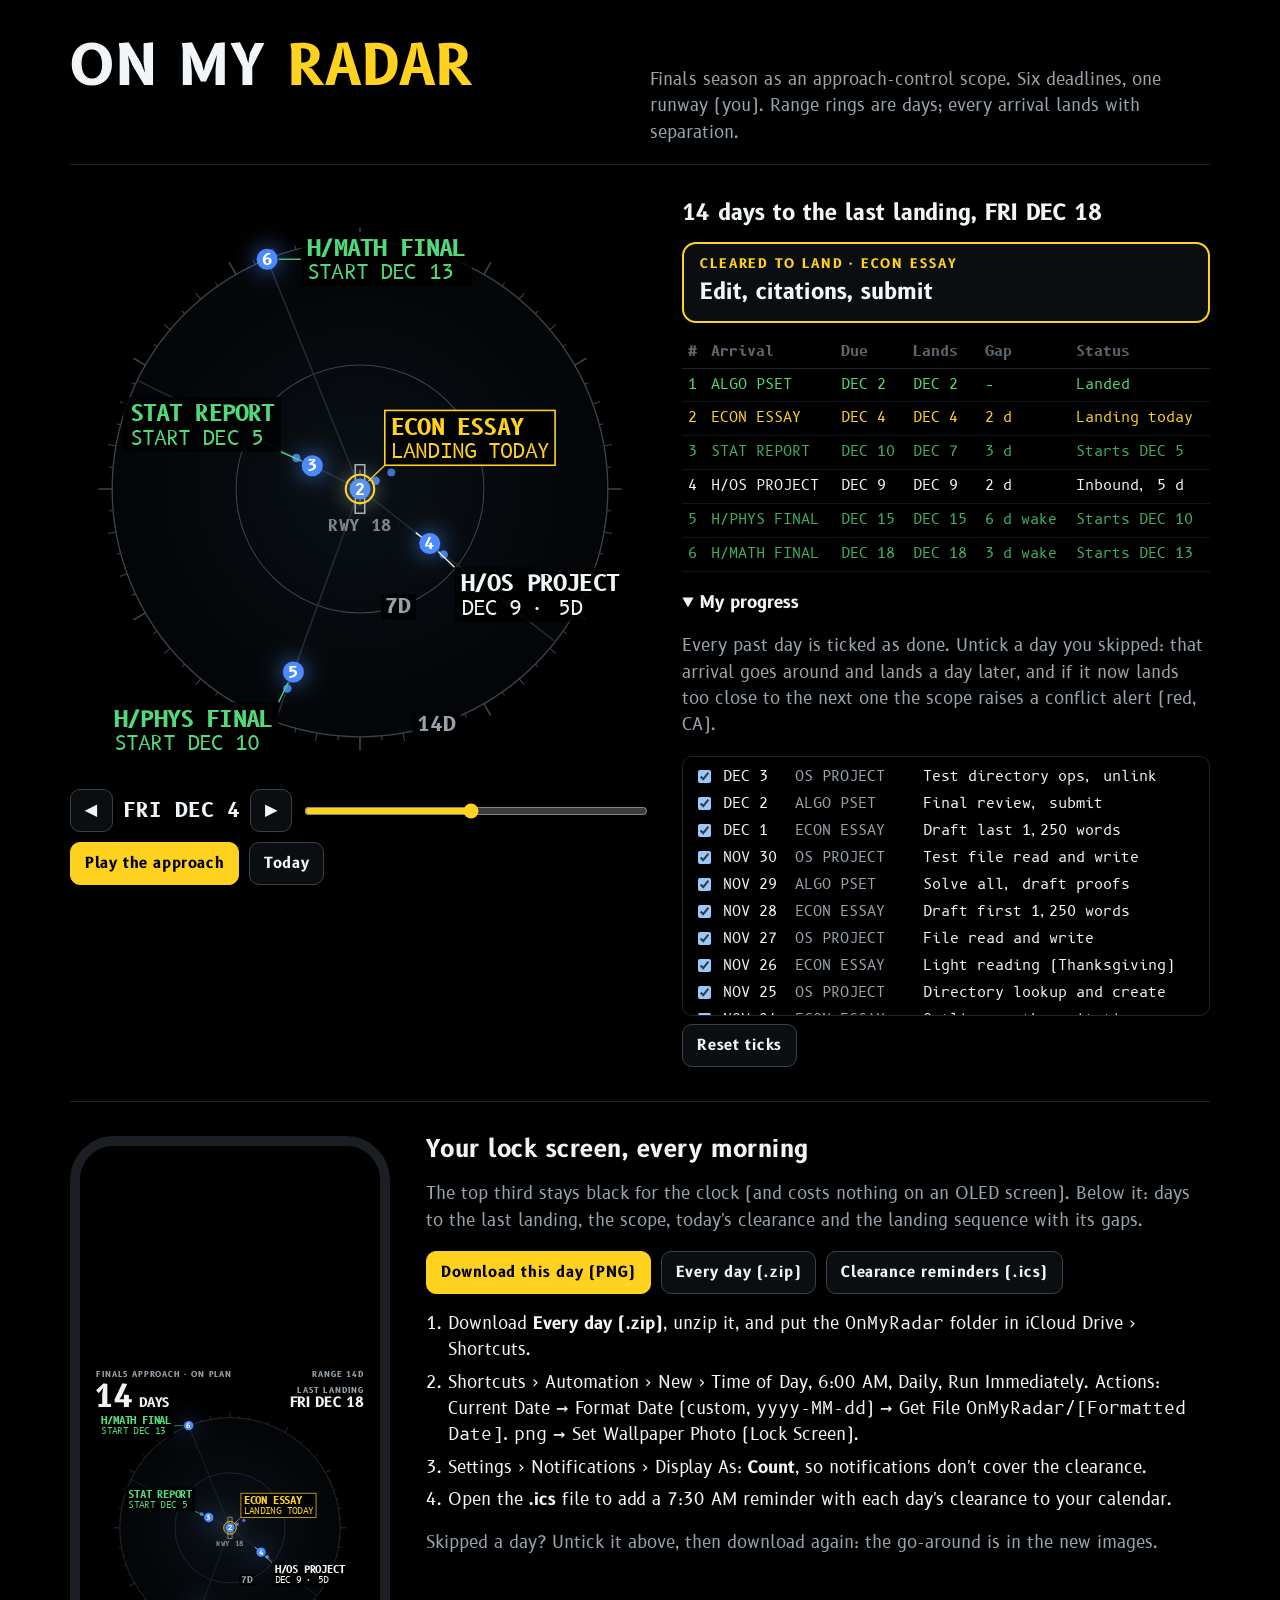
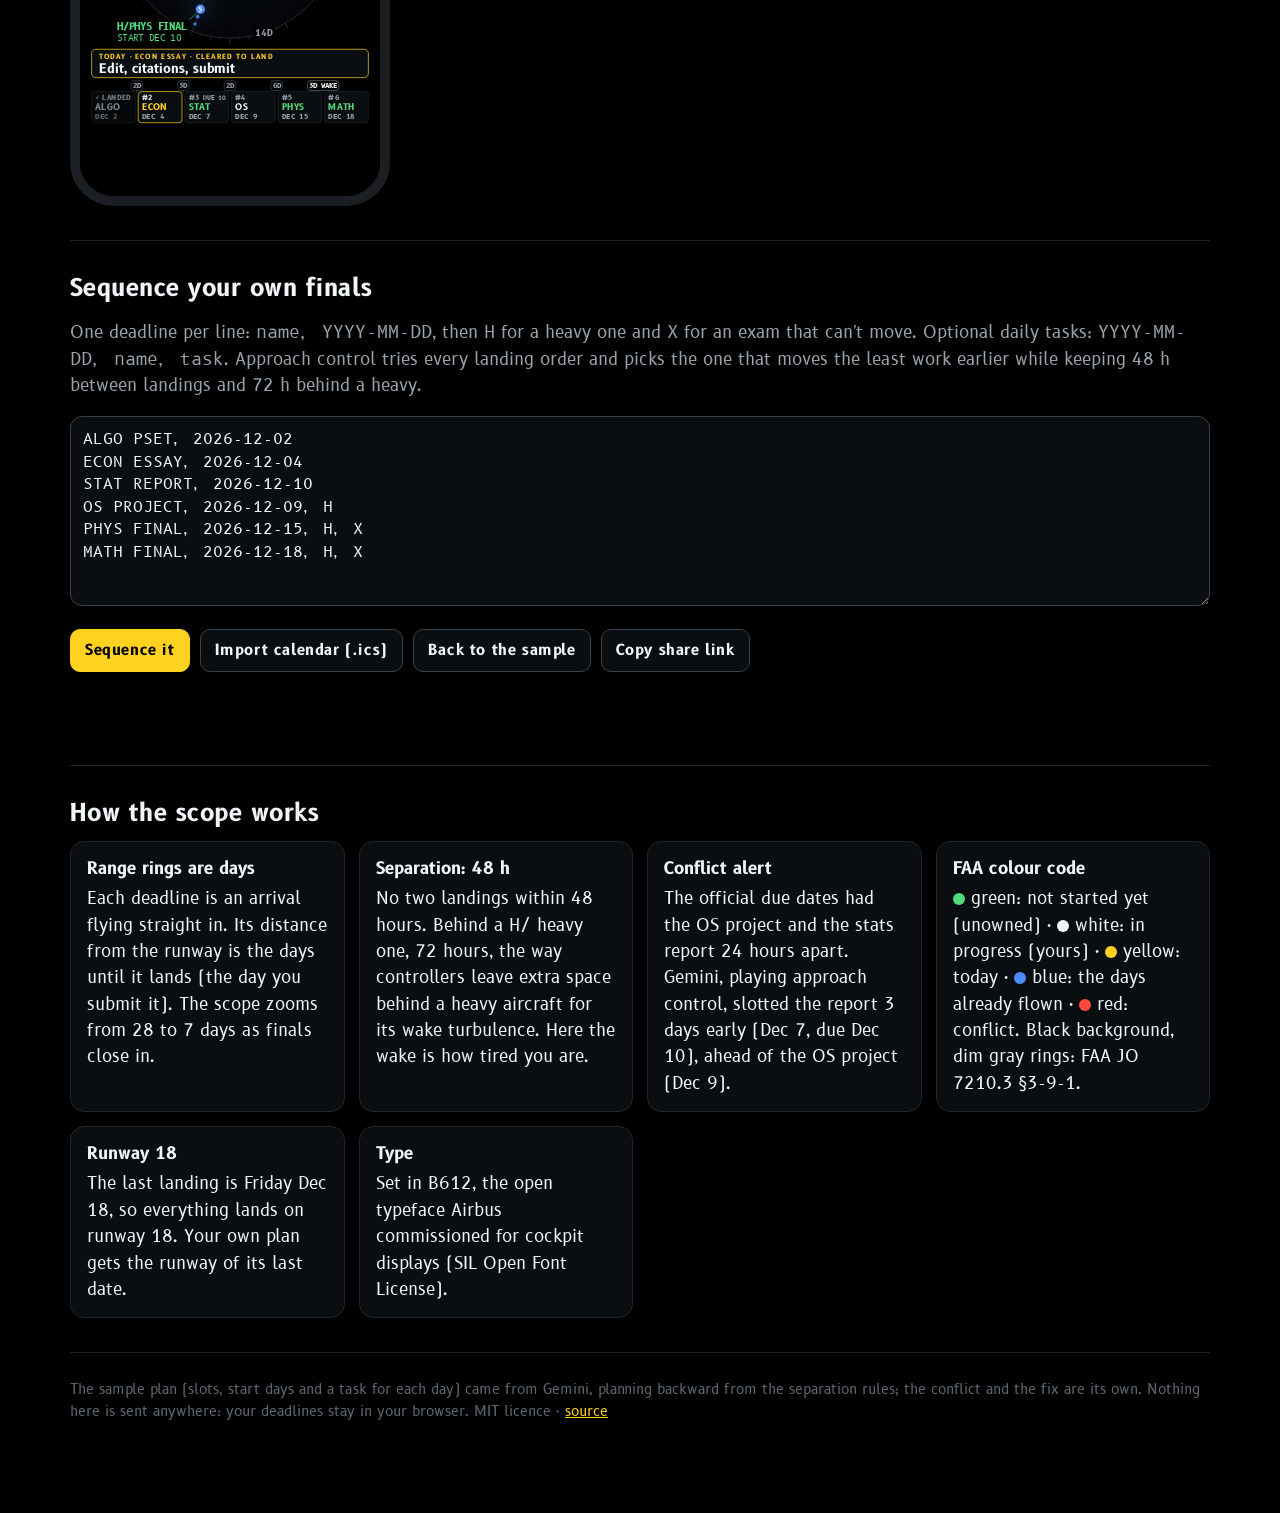
<file: index.html>
<!doctype html>
<html lang="en">
<head>
<meta charset="utf-8">
<meta name="viewport" content="width=device-width, initial-scale=1">
<title>On My Radar · finals season as approach control</title>
<meta name="description" content="A countdown lock screen that sequences six finals deadlines like air traffic onto one runway: range rings are days, 48 h separation, extra wake gap behind the heavy ones.">
<meta property="og:title" content="On My Radar">
<meta property="og:description" content="Finals season as an approach-control radar. Six deadlines, one runway: you.">
<meta property="og:image" content="og.jpg">
<meta name="theme-color" content="#000000">
<link rel="stylesheet" href="fonts.css">
<style>
  :root { --bg:#000; --panel:#0b0e11; --line:#1f252b; --ink:#f2f5f7; --mute:#9aa3ac; --dim:#5d666f; --yellow:#ffd21f; --green:#52d97c; --blue:#4c8bff; --red:#ff4b3e; color-scheme: dark; }
  * { box-sizing: border-box; }
  html, body { margin: 0; background: var(--bg); color: var(--ink); font: 400 17px/1.55 "B612", system-ui, sans-serif; }
  main { max-width: 1180px; margin: 0 auto; padding: 0 20px 64px; overflow-x: clip; }
  a { color: var(--yellow); }
  .mono { font-family: "B612 Mono", Menlo, monospace; }
  header { padding: 40px 0 18px; display: flex; flex-wrap: wrap; gap: 8px 24px; align-items: baseline; justify-content: space-between; border-bottom: 1px solid var(--line); }
  h1 { margin: 0; font: 700 clamp(34px, 6vw, 56px)/1 "B612", sans-serif; letter-spacing: .02em; }
  h1 span { color: var(--yellow); }
  .lede { margin: 0; color: var(--mute); max-width: 560px; }
  h2 { font: 700 24px/1.2 "B612", sans-serif; margin: 0 0 12px; letter-spacing: .02em; }
  .k { display: block; font: 700 13px/1.3 "B612", sans-serif; letter-spacing: .14em; text-transform: uppercase; color: var(--yellow); }
  .muted { color: var(--mute); }
  section { padding: 34px 0; border-bottom: 1px solid var(--line); }
  .console { display: grid; grid-template-columns: minmax(0, 1.1fr) minmax(0, 1fr); gap: 32px; align-items: start; }
  #scope { width: 100%; aspect-ratio: 1; display: block; }
  .controls { display: flex; flex-wrap: wrap; gap: 10px; align-items: center; margin-top: 10px; }
  .controls input[type=range] { flex: 1 1 200px; accent-color: var(--yellow); }
  #dateLabel { font: 700 20px "B612 Mono", monospace; min-width: 9ch; text-align: center; }
  button, .btn { font: 700 15px "B612", sans-serif; letter-spacing: .04em; color: var(--ink); background: var(--panel); border: 1.5px solid #39424b; border-radius: 10px; padding: 10px 14px; cursor: pointer; }
  button:hover, .btn:hover { border-color: var(--yellow); }
  button.primary { background: var(--yellow); color: #000; border-color: var(--yellow); }
  #countdown { font: 700 22px/1.3 "B612", sans-serif; margin: 0 0 14px; }
  .clearance { border: 2px solid var(--yellow); border-radius: 14px; padding: 12px 16px; background: var(--panel); margin-bottom: 14px; }
  .clearance b { display: block; font-size: 22px; margin-top: 2px; }
  .alert { border: 2px solid var(--red); color: var(--red); border-radius: 12px; padding: 10px 14px; font-weight: 700; margin-bottom: 14px; animation: blink 1s steps(2, start) infinite; }
  @keyframes blink { 50% { border-color: transparent; } }
  @media (prefers-reduced-motion: reduce) { .alert { animation: none; } }
  table { width: 100%; border-collapse: collapse; font: 400 14px/1.35 "B612 Mono", monospace; }
  th { text-align: left; color: var(--dim); font-weight: 700; padding: 6px 6px; border-bottom: 1px solid var(--line); }
  td { padding: 7px 6px; border-bottom: 1px solid #12171c; }
  tr.landed td { color: var(--green); }
  tr.unowned td { color: var(--green); opacity: .8; }
  tr.today td { color: var(--yellow); }
  em.ca { color: var(--red); font-style: normal; font-weight: 700; }
  em.ga { color: var(--yellow); font-style: normal; }
  .tablewrap { overflow-x: auto; }
  details { margin-top: 18px; }
  summary { cursor: pointer; font-weight: 700; }
  #ticks { max-height: 260px; overflow: auto; margin: 8px 0; border: 1px solid var(--line); border-radius: 10px; padding: 6px 10px; }
  .tick { display: grid; grid-template-columns: 22px 64px 120px 1fr; gap: 8px; align-items: center; font: 400 14px "B612 Mono", monospace; padding: 4px 0; }
  .tick .nm { color: var(--mute); }
  .lock { display: grid; grid-template-columns: 320px minmax(0, 1fr); gap: 36px; align-items: start; }
  #phone { width: 100%; display: block; border-radius: 44px; border: 10px solid #1b1f24; background: #000; }
  .row { display: flex; flex-wrap: wrap; gap: 10px; margin: 14px 0; }
  ol { padding-left: 22px; } li { margin: 6px 0; }
  textarea { width: 100%; min-height: 190px; background: var(--panel); color: var(--ink); border: 1.5px solid #39424b; border-radius: 12px; padding: 12px; font: 400 15px/1.5 "B612 Mono", monospace; }
  #planMsg { min-height: 1.5em; color: var(--mute); }
  .rules { display: grid; grid-template-columns: repeat(auto-fit, minmax(240px, 1fr)); gap: 14px; }
  .rule { background: var(--panel); border: 1px solid var(--line); border-radius: 14px; padding: 14px 16px; }
  .rule b { display: block; margin-bottom: 4px; }
  .sw { display: inline-block; width: 12px; height: 12px; border-radius: 50%; margin-right: 6px; vertical-align: -1px; }
  footer { padding: 26px 0; color: var(--dim); font-size: 14px; }
  label.file { position: relative; overflow: hidden; }
  label.file input { position: absolute; inset: 0; opacity: 0; cursor: pointer; }
  @media (max-width: 860px) {
    .console, .lock { grid-template-columns: minmax(0, 1fr); }
    .lock { justify-items: center; } .lock > div { width: 100%; }
    #phone { max-width: 300px; }
    .tick { grid-template-columns: 22px 60px 1fr; } .tick .tx { grid-column: 2 / -1; }
  }
</style>
</head>
<body>
<main>
  <header>
    <h1>ON MY <span>RADAR</span></h1>
    <p class="lede">Finals season as an approach-control scope. Six deadlines, one runway (you). Range rings are days; every arrival lands with separation.</p>
  </header>

  <section class="console" aria-label="Approach control">
    <div>
      <canvas id="scope" aria-label="Radar scope of the deadlines"></canvas>
      <div class="controls">
        <button id="prev" aria-label="Previous day">◀</button>
        <span id="dateLabel"></span>
        <button id="next" aria-label="Next day">▶</button>
        <input id="slider" type="range" aria-label="Day">
        <button id="play" class="primary">Play the approach</button>
        <button id="today">Today</button>
      </div>
    </div>
    <div>
      <p id="countdown"></p>
      <div id="clearance" class="clearance"></div>
      <div id="alert" class="alert" hidden></div>
      <div class="tablewrap"><table>
        <thead><tr><th>#</th><th>Arrival</th><th>Due</th><th>Lands</th><th>Gap</th><th>Status</th></tr></thead>
        <tbody id="arrivals"></tbody>
      </table></div>
      <details open>
        <summary>My progress</summary>
        <p class="muted">Every past day is ticked as done. Untick a day you skipped: that arrival goes around and lands a day later, and if it now lands too close to the next one the scope raises a conflict alert (red, CA).</p>
        <div id="ticks"></div>
        <button id="resetTicks">Reset ticks</button>
      </details>
    </div>
  </section>

  <section class="lock" aria-label="Lock screen">
    <canvas id="phone" aria-label="Lock screen preview"></canvas>
    <div>
      <h2>Your lock screen, every morning</h2>
      <p class="muted">The top third stays black for the clock (and costs nothing on an OLED screen). Below it: days to the last landing, the scope, today's clearance and the landing sequence with its gaps.</p>
      <div class="row">
        <button id="dlPng" class="primary">Download this day (PNG)</button>
        <button id="dlZip">Every day (.zip)</button>
        <button id="dlIcs">Clearance reminders (.ics)</button>
      </div>
      <ol>
        <li>Download <b>Every day (.zip)</b>, unzip it, and put the <span class="mono">OnMyRadar</span> folder in iCloud Drive › Shortcuts.</li>
        <li>Shortcuts › Automation › New › Time of Day, 6:00 AM, Daily, Run Immediately. Actions: Current Date → Format Date (custom, <span class="mono">yyyy-MM-dd</span>) → Get File <span class="mono">OnMyRadar/[Formatted Date].png</span> → Set Wallpaper Photo (Lock Screen).</li>
        <li>Settings › Notifications › Display As: <b>Count</b>, so notifications don't cover the clearance.</li>
        <li>Open the <b>.ics</b> file to add a 7:30 AM reminder with each day's clearance to your calendar.</li>
      </ol>
      <p class="muted">Skipped a day? Untick it above, then download again: the go-around is in the new images.</p>
    </div>
  </section>

  <section aria-label="Your own deadlines">
    <h2>Sequence your own finals</h2>
    <p class="muted">One deadline per line: <span class="mono">name, YYYY-MM-DD</span>, then <span class="mono">H</span> for a heavy one and <span class="mono">X</span> for an exam that can't move. Optional daily tasks: <span class="mono">YYYY-MM-DD, name, task</span>. Approach control tries every landing order and picks the one that moves the least work earlier while keeping 48 h between landings and 72 h behind a heavy.</p>
    <textarea id="planText" spellcheck="false" aria-label="Your deadlines"></textarea>
    <div class="row">
      <button id="sequence" class="primary">Sequence it</button>
      <label class="btn file">Import calendar (.ics)<input id="icsFile" type="file" accept=".ics,text/calendar"></label>
      <button id="samplePlan">Back to the sample</button>
      <button id="share">Copy share link</button>
    </div>
    <p id="planMsg"></p>
  </section>

  <section aria-label="How it works">
    <h2>How the scope works</h2>
    <div class="rules">
      <div class="rule"><b>Range rings are days</b>Each deadline is an arrival flying straight in. Its distance from the runway is the days until it lands (the day you submit it). The scope zooms from 28 to 7 days as finals close in.</div>
      <div class="rule"><b>Separation: 48 h</b>No two landings within 48 hours. Behind a <span class="mono">H/</span> heavy one, 72 hours, the way controllers leave extra space behind a heavy aircraft for its wake turbulence. Here the wake is how tired you are.</div>
      <div class="rule"><b>Conflict alert</b>The official due dates had the OS project and the stats report 24 hours apart. Gemini, playing approach control, slotted the report 3 days early (Dec 7, due Dec 10), ahead of the OS project (Dec 9).</div>
      <div class="rule"><b>FAA colour code</b><span class="sw" style="background:var(--green)"></span>green: not started yet (unowned) · <span class="sw" style="background:var(--ink)"></span>white: in progress (yours) · <span class="sw" style="background:var(--yellow)"></span>yellow: today · <span class="sw" style="background:var(--blue)"></span>blue: the days already flown · <span class="sw" style="background:var(--red)"></span>red: conflict. Black background, dim gray rings: FAA JO 7210.3 §3-9-1.</div>
      <div class="rule"><b>Runway 18</b>The last landing is Friday Dec 18, so everything lands on runway 18. Your own plan gets the runway of its last date.</div>
      <div class="rule"><b>Type</b>Set in B612, the open typeface Airbus commissioned for cockpit displays (SIL Open Font License).</div>
    </div>
  </section>

  <footer>The sample plan (slots, start days and a task for each day) came from Gemini, planning backward from the separation rules; the conflict and the fix are its own. Nothing here is sent anywhere: your deadlines stay in your browser. MIT licence · <a href="https://github.com/arshdwani/on-my-radar">source</a></footer>
</main>
<script src="plan.js"></script>
<script src="radar.js"></script>
<script src="app.js"></script>
</body>
</html>
</file>
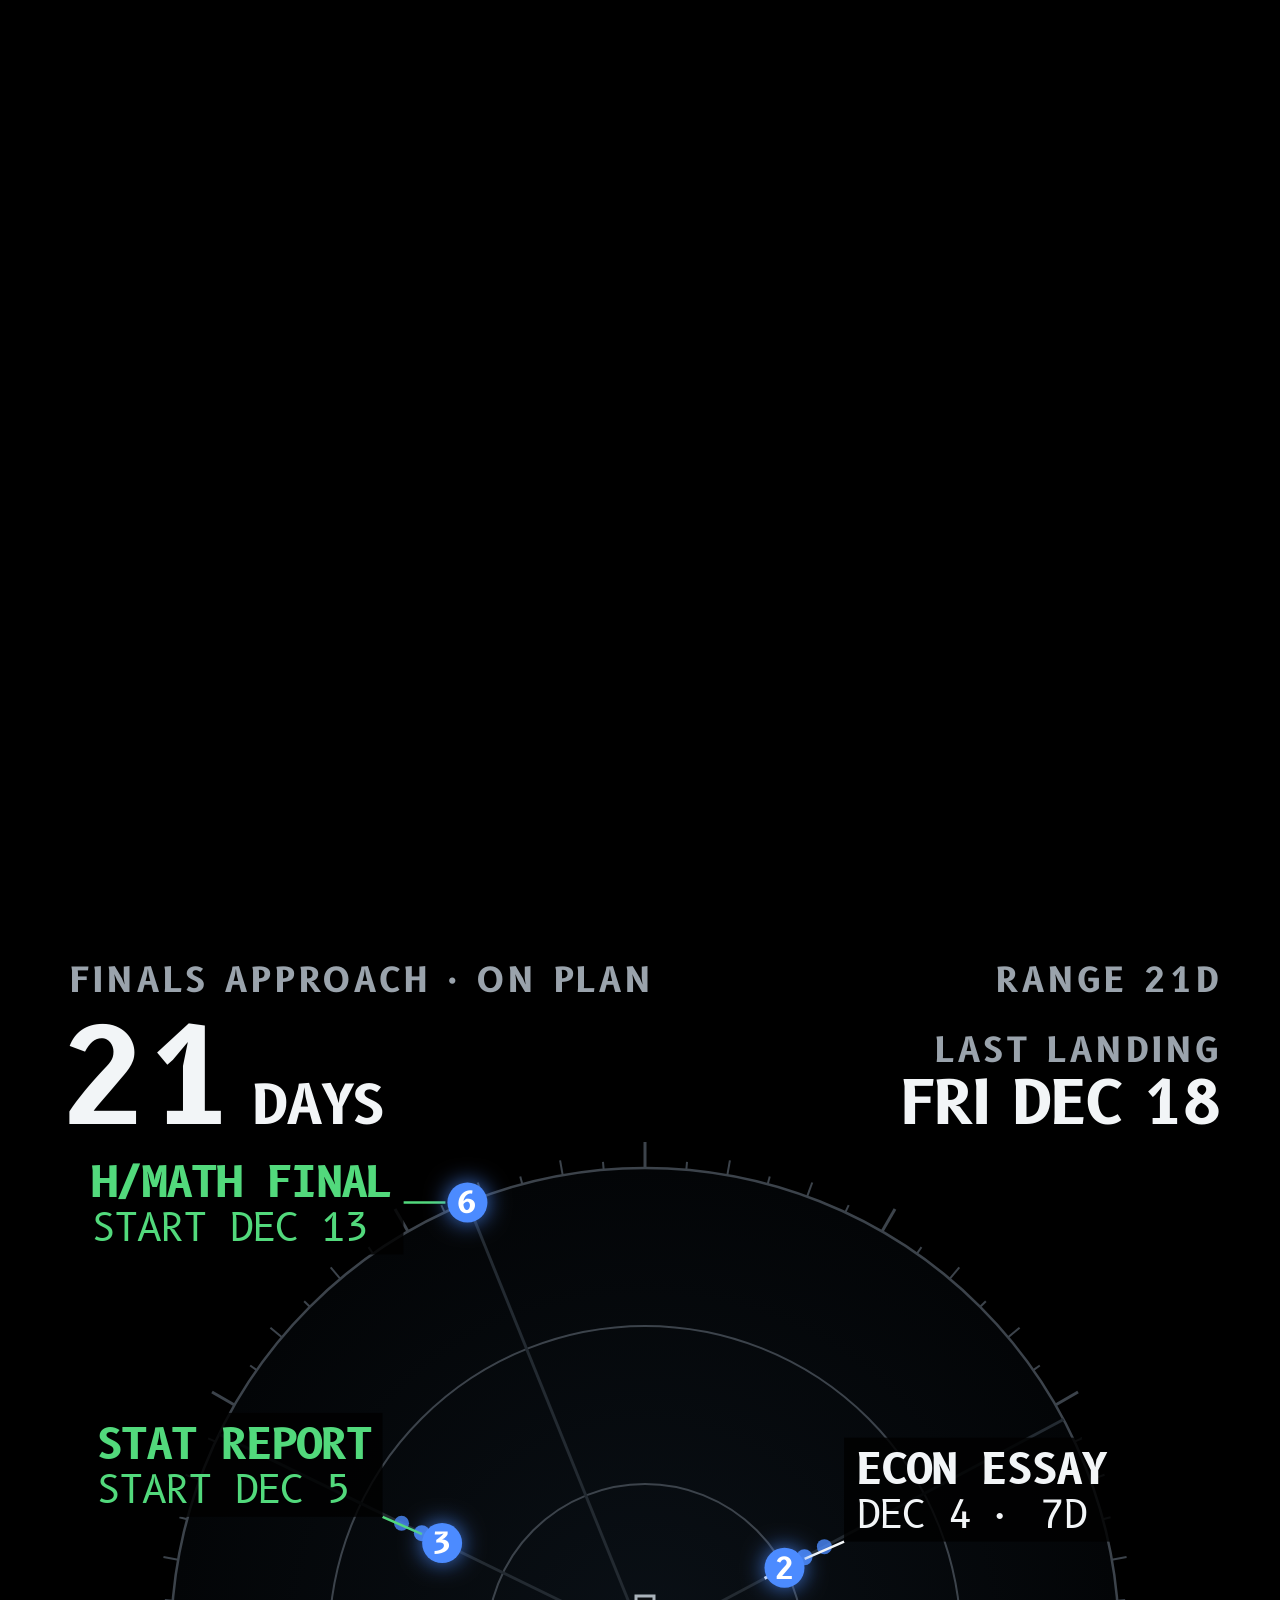
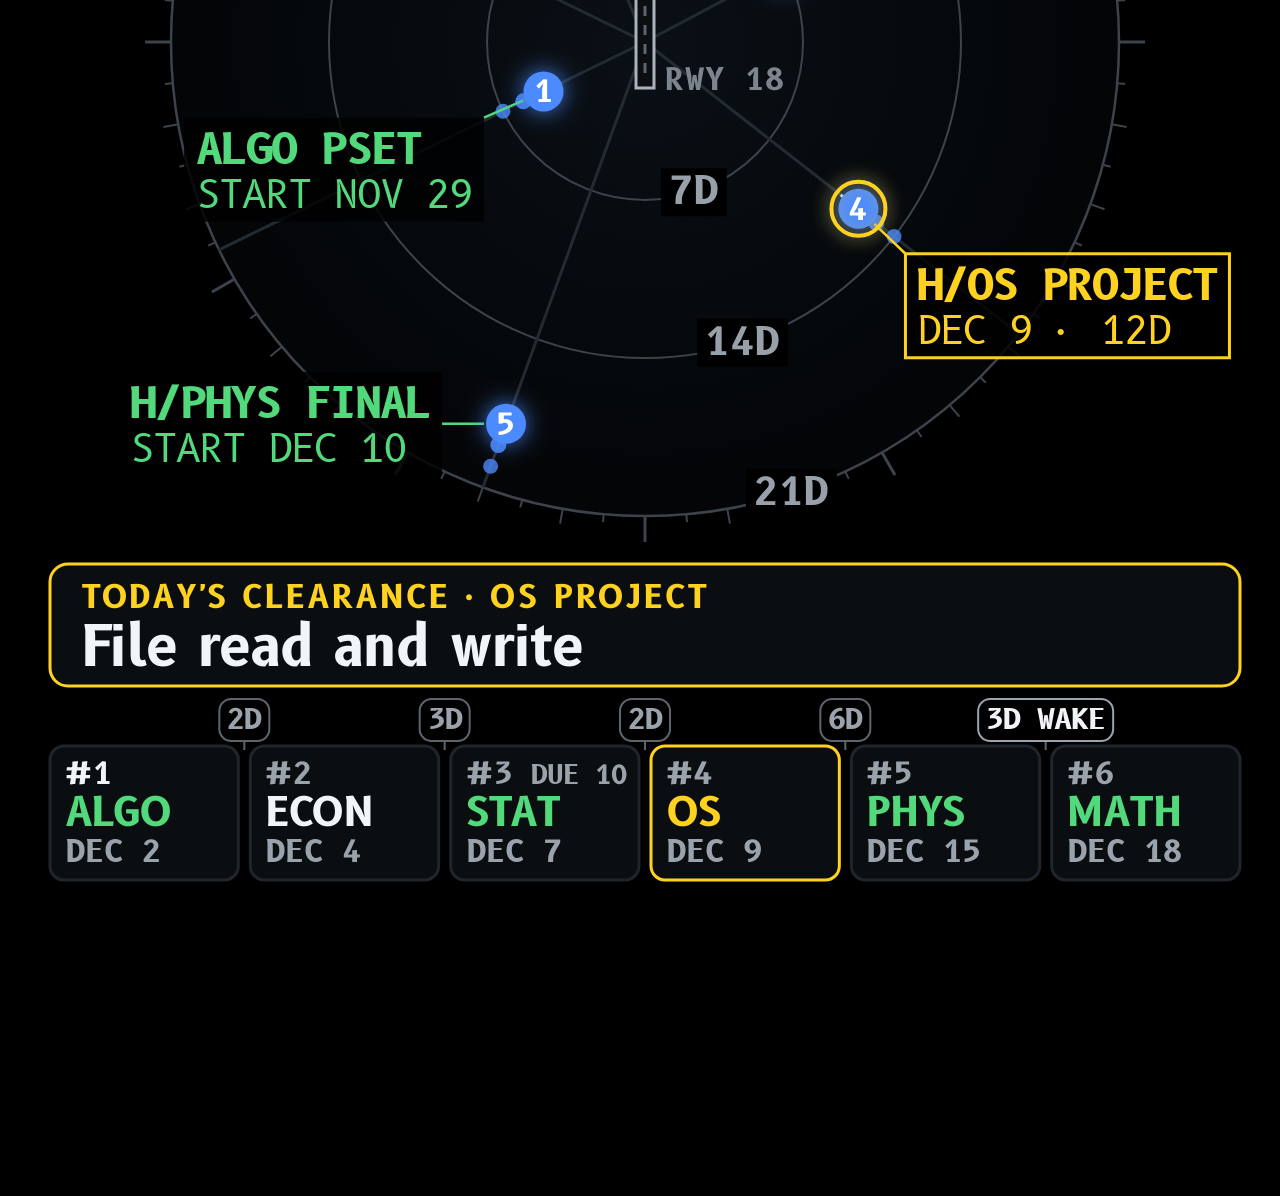
<file: frame.html>
<!doctype html>
<html><head><meta charset="utf-8"><title>frame</title>
<link rel="stylesheet" href="fonts.css">
<style>html,body{margin:0;background:#000}canvas{display:block}</style>
</head><body><canvas id="c"></canvas>
<script src="plan.js"></script><script src="radar.js"></script>
<script>
(async () => {
  try {
    const q = new URLSearchParams(location.search);
    const W = +(q.get("w") || 1290), H = +(q.get("h") || 2796);
    const c = document.getElementById("c"); c.width = W; c.height = H;
    await Promise.all(['700 40px "B612"', '400 40px "B612"', '700 40px "B612 Mono"', '400 40px "B612 Mono"'].map((f) => document.fonts.load(f)));
    const skips = {}; (q.get("skip") || "").split(",").filter(Boolean).forEach((d) => (skips[d] = true));
    Radar.draw(c.getContext("2d"), W, H, PLAN, q.get("date") || "2026-11-27", { clock: q.get("clock") === "1", mode: q.get("mode") || "lock", skips });
    window.__png = c.toDataURL("image/png"); window.__ready = true;
  } catch (e) { window.__error = String(e.stack || e); }
})();
</script></body></html>
</file>
<file: fonts.css>
@font-face { font-family: "B612"; src: url("fonts/B612-Regular.woff") format("woff"); font-weight: 400; }
@font-face { font-family: "B612"; src: url("fonts/B612-Bold.woff") format("woff"); font-weight: 700; }
@font-face { font-family: "B612 Mono"; src: url("fonts/B612Mono-Regular.woff") format("woff"); font-weight: 400; }
@font-face { font-family: "B612 Mono"; src: url("fonts/B612Mono-Bold.woff") format("woff"); font-weight: 700; }
</file>
